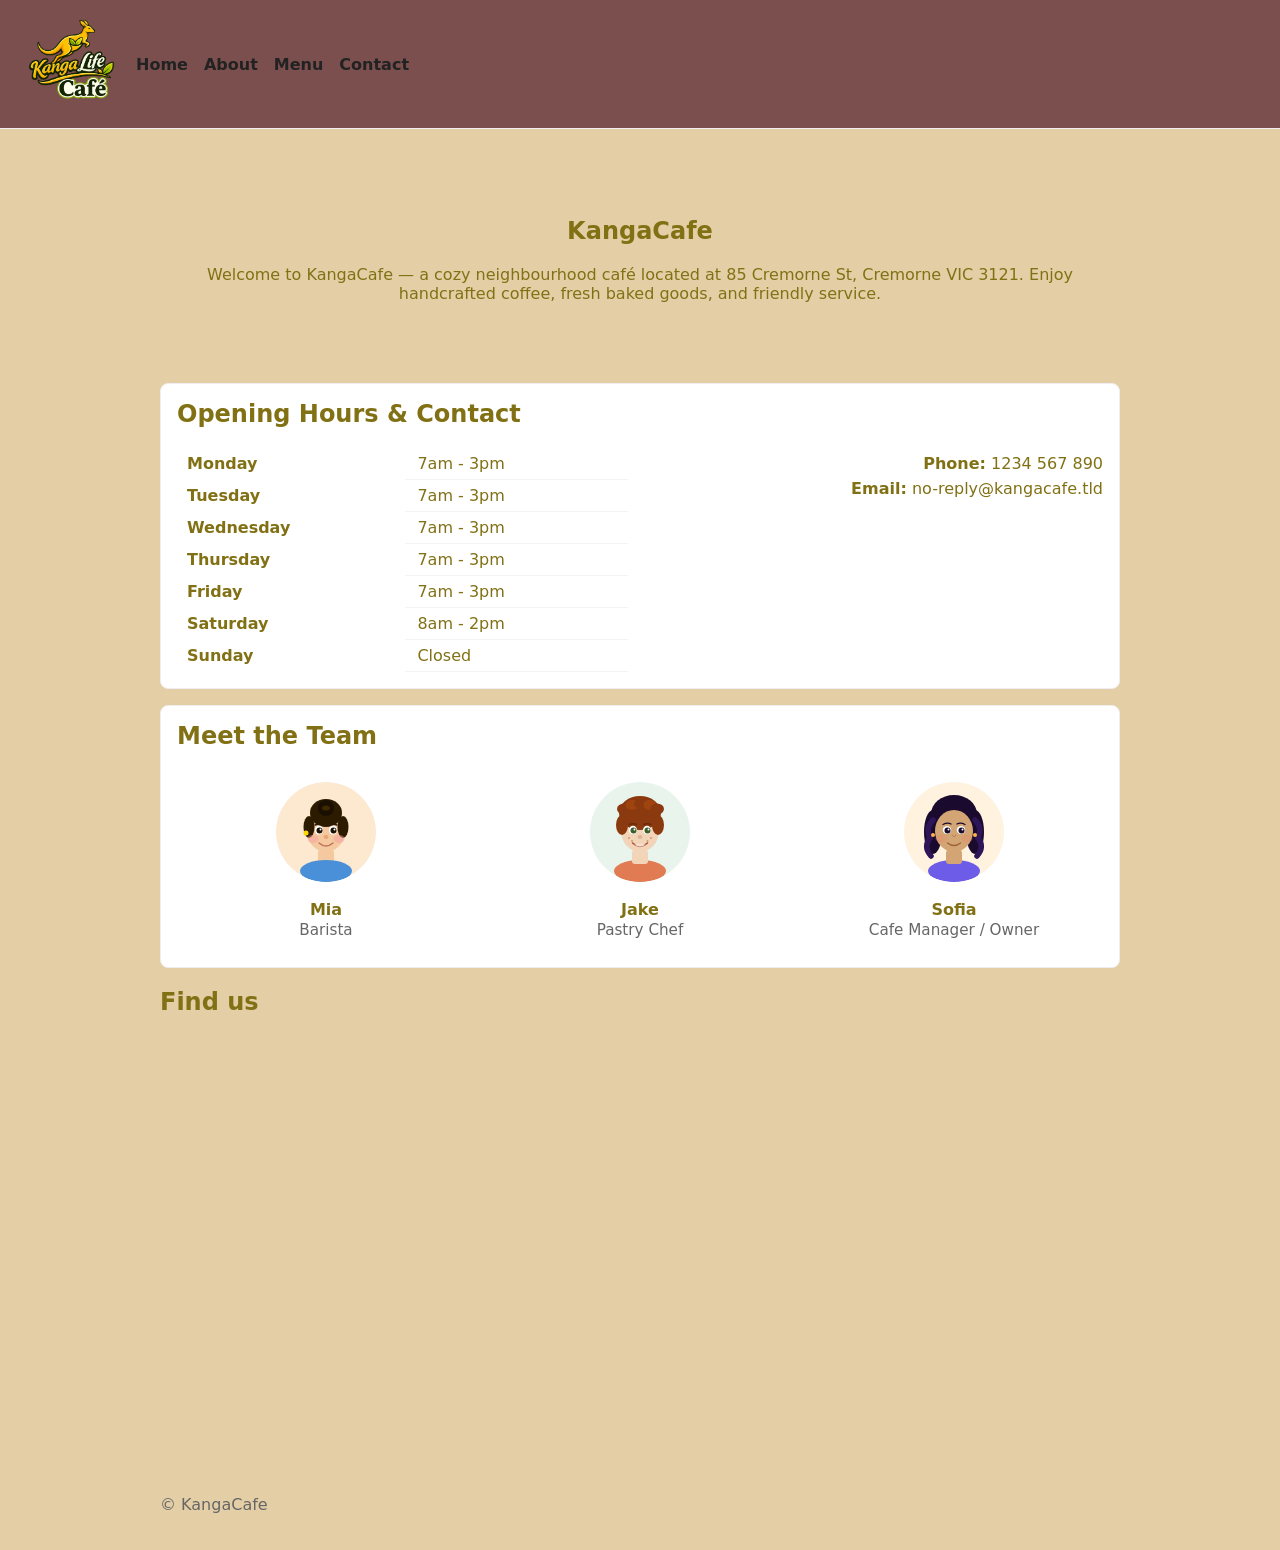
<file: index.html>
<!doctype html>
<html lang="en">
<head>
  <meta charset="utf-8">
  <meta name="viewport" content="width=device-width,initial-scale=1">
  <title>KangaCafe</title>
  <link rel="stylesheet" href="assets/style.css">
</head>
<body>
  <header>
    <nav class="nav">
      <a href="index.html">
        <img src="assets/images/kanga-cafe-logo.png" alt="KangaCafe Logo">
      </a>

        <a href="index.html">Home</a>
        <a href="about.html">About</a>
        <a href="items.html">Menu</a>
        <a href="contact.html">Contact</a>
      </nav>
  </header>

  <main class="container">
    <section class="hero">
      <h1>KangaCafe</h1>
      <p>Welcome to KangaCafe — a cozy neighbourhood café located at 85 Cremorne St, Cremorne VIC 3121. Enjoy handcrafted coffee, fresh baked goods, and friendly service.</p>
    </section>

    <section class="contact-info">
      <h2>Opening Hours & Contact</h2>
      <div class="hours">

        <table>
          <tr><th>Monday</th><td>7am - 3pm</td></tr>
          <tr><th>Tuesday</th><td>7am - 3pm</td></tr>
          <tr><th>Wednesday</th><td>7am - 3pm</td></tr>
          <tr><th>Thursday</th><td>7am - 3pm</td></tr>
          <tr><th>Friday</th><td>7am - 3pm</td></tr>
          <tr><th>Saturday</th><td>8am - 2pm</td></tr>
          <tr><th>Sunday</th><td>Closed</td></tr>
        </table>
        <div class="contact">
          <p><b>Phone:</b> 1234 567 890</p>
          <p><b>Email:</b> no-reply@kangacafe.tld</p>
        </div>
      </div>
    </section>

    <section class="staff">
      <h2>Meet the Team</h2>
      <div class="staff-grid">
        <article class="staff-card">
          <img src="assets/images/mia.svg" alt="Mia">
          <h3>Mia</h3>
          <p class="role">Barista</p>
        </article>

        <article class="staff-card">
          <img src="assets/images/jake.svg" alt="Jake">
          <h3>Jake</h3>
          <p class="role">Pastry Chef</p>
        </article>

        <article class="staff-card">
          <img src="assets/images/sofia.svg" alt="Sofia">
          <h3>Sofia</h3>
          <p class="role">Cafe Manager / Owner</p>
        </article>
      </div>
    </section>

    <section class="map">
      <h2>Find us</h2>
      <div class="map-wrap">
        <iframe src="https://www.google.com/maps/embed?pb=!1m18!1m12!1m3!1d3151.3785547427033!2d144.98876542819738!3d-37.82802274164946!2m3!1f0!2f0!3f0!3m2!1i1024!2i768!4f13.1!3m3!1m2!1s0x6ad6429112c6b92f%3A0xaf5de308887a85d2!2sKangan%20Institute%20Cremorne!5e0!3m2!1sen!2sau!4v1779010232948!5m2!1sen!2sau" width="600" height="450" style="border:0;" allowfullscreen="" loading="lazy" referrerpolicy="no-referrer-when-downgrade"></iframe>
      </div>
    </section>
  </main>

  <footer class="container">
    <p>&copy; KangaCafe</p>
  </footer>
</body>
</html>
</file>
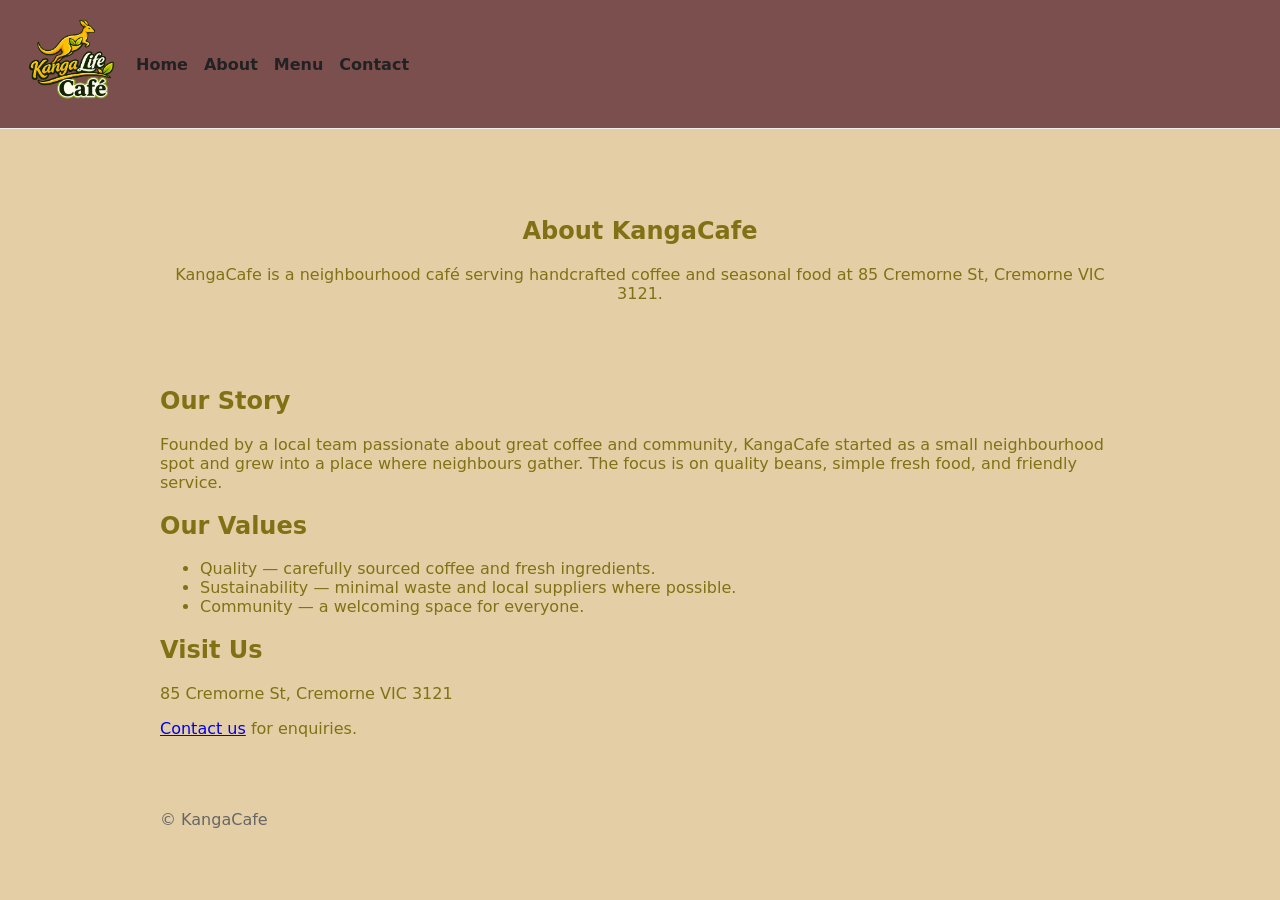
<file: about.html>
<!doctype html>
<html lang="en">
<head>
  <meta charset="utf-8">
  <meta name="viewport" content="width=device-width,initial-scale=1">
  <title>About — KangaCafe</title>
  <link rel="stylesheet" href="assets/style.css">
</head>
<body>
  <header>
    <nav class="nav">
      <a href="index.html">
        <img src="assets/images/kanga-cafe-logo.png" alt="KangaCafe Logo">
      </a>
       
      <a href="index.html">Home</a>
      <a href="about.html">About</a>
      <a href="items.html">Menu</a>
      <a href="contact.html">Contact</a>
    </nav>
  </header>

  <main class="container">
    <section class="hero">
      <h1>About KangaCafe</h1>
      <p>KangaCafe is a neighbourhood café serving handcrafted coffee and seasonal food at 85 Cremorne St, Cremorne VIC 3121.</p>
    </section>

    <section class="story">
      <h2>Our Story</h2>
      <p>Founded by a local team passionate about great coffee and community, KangaCafe started as a small neighbourhood spot and grew into a place where neighbours gather. The focus is on quality beans, simple fresh food, and friendly service.</p>
    </section>

    <section class="values">
      <h2>Our Values</h2>
      <ul>
        <li>Quality — carefully sourced coffee and fresh ingredients.</li>
        <li>Sustainability — minimal waste and local suppliers where possible.</li>
        <li>Community — a welcoming space for everyone.</li>
      </ul>
    </section>

    <section class="visit">
      <h2>Visit Us</h2>
      <p>85 Cremorne St, Cremorne VIC 3121</p>
      <p><a href="#">Contact us</a> for enquiries.</p>
    </section>
  </main>

  <footer class="container">
    <p>&copy; KangaCafe</p>
  </footer>
</body>
</html>
</file>
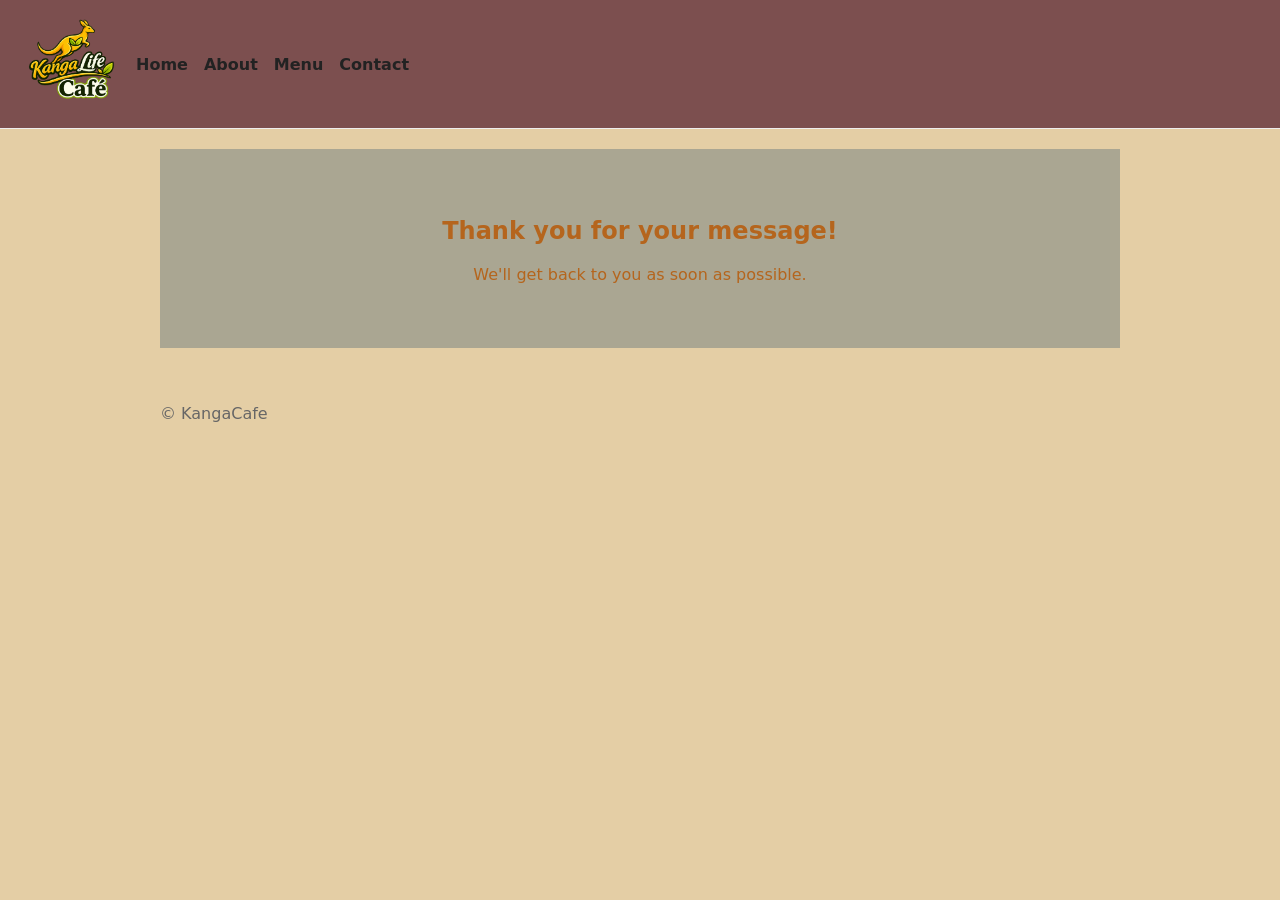
<file: contact-thank-you.html>
<!doctype html>
<html lang="en">
<head>
  <meta charset="utf-8">
  <meta name="viewport" content="width=device-width,initial-scale=1">
  <title>KangaCafe</title>
  <link rel="stylesheet" href="assets/style.css">
</head>
<body>
  <header>
    <nav class="nav">
      <a href="index.html">
        <img src="assets/images/kanga-cafe-logo.png" alt="KangaCafe Logo">
      </a>

        <a href="index.html">Home</a>
        <a href="about.html">About</a>
        <a href="items.html">Menu</a>
        <a href="contact.html">Contact</a>
      </nav>
  </header>

  <main class="container">
    <section class="thank-you">
      <h1>Thank you for your message!</h1>
      <p>We'll get back to you as soon as possible.</p>
    </section>
  </main>

  <footer class="container">
    <p>&copy; KangaCafe</p>
  </footer>
</body>
</html>
</file>
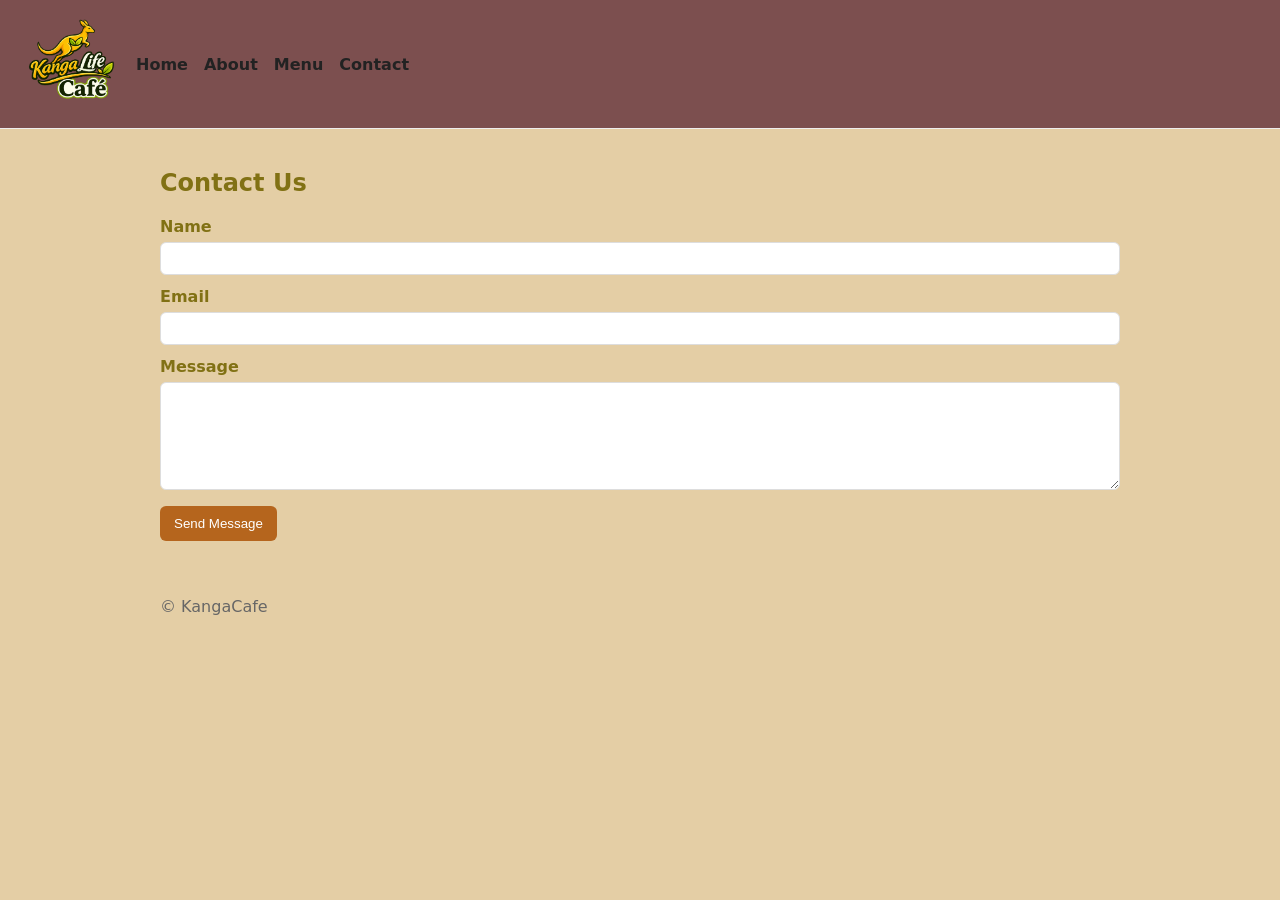
<file: contact.html>
<!doctype html>
<html lang="en">
<head>
  <meta charset="utf-8">
  <meta name="viewport" content="width=device-width,initial-scale=1">
  <title>Contact — KangaCafe</title>
  <link rel="stylesheet" href="assets/style.css">
</head>
<body>
  <header>
    <nav class="nav">
      <a href="index.html">
        <img src="assets/images/kanga-cafe-logo.png" alt="KangaCafe Logo">
      </a>
       
      <a href="index.html">Home</a>
      <a href="about.html">About</a>
      <a href="items.html">Menu</a>
      <a href="contact.html">Contact</a>
    </nav>
  </header>

  <main class="container">
    <h2>Contact Us</h2>
    <form method="get" action="contact-thank-you.html">
      <label for="name">Name</label>
      <input id="name" name="name" type="text" required>

      <label for="email">Email</label>
      <input id="email" name="email" type="email" required>

      <label for="message">Message</label>
      <textarea id="message" name="message" rows="6" required></textarea>
      <a href="contact-thank-you.html"></a>
        <button type="submit">Send Message</button>
      </a>
    </form>

  </main>

  <footer class="container">
    <p>&copy; KangaCafe</p>
  </footer>

</body>
</html>
</file>
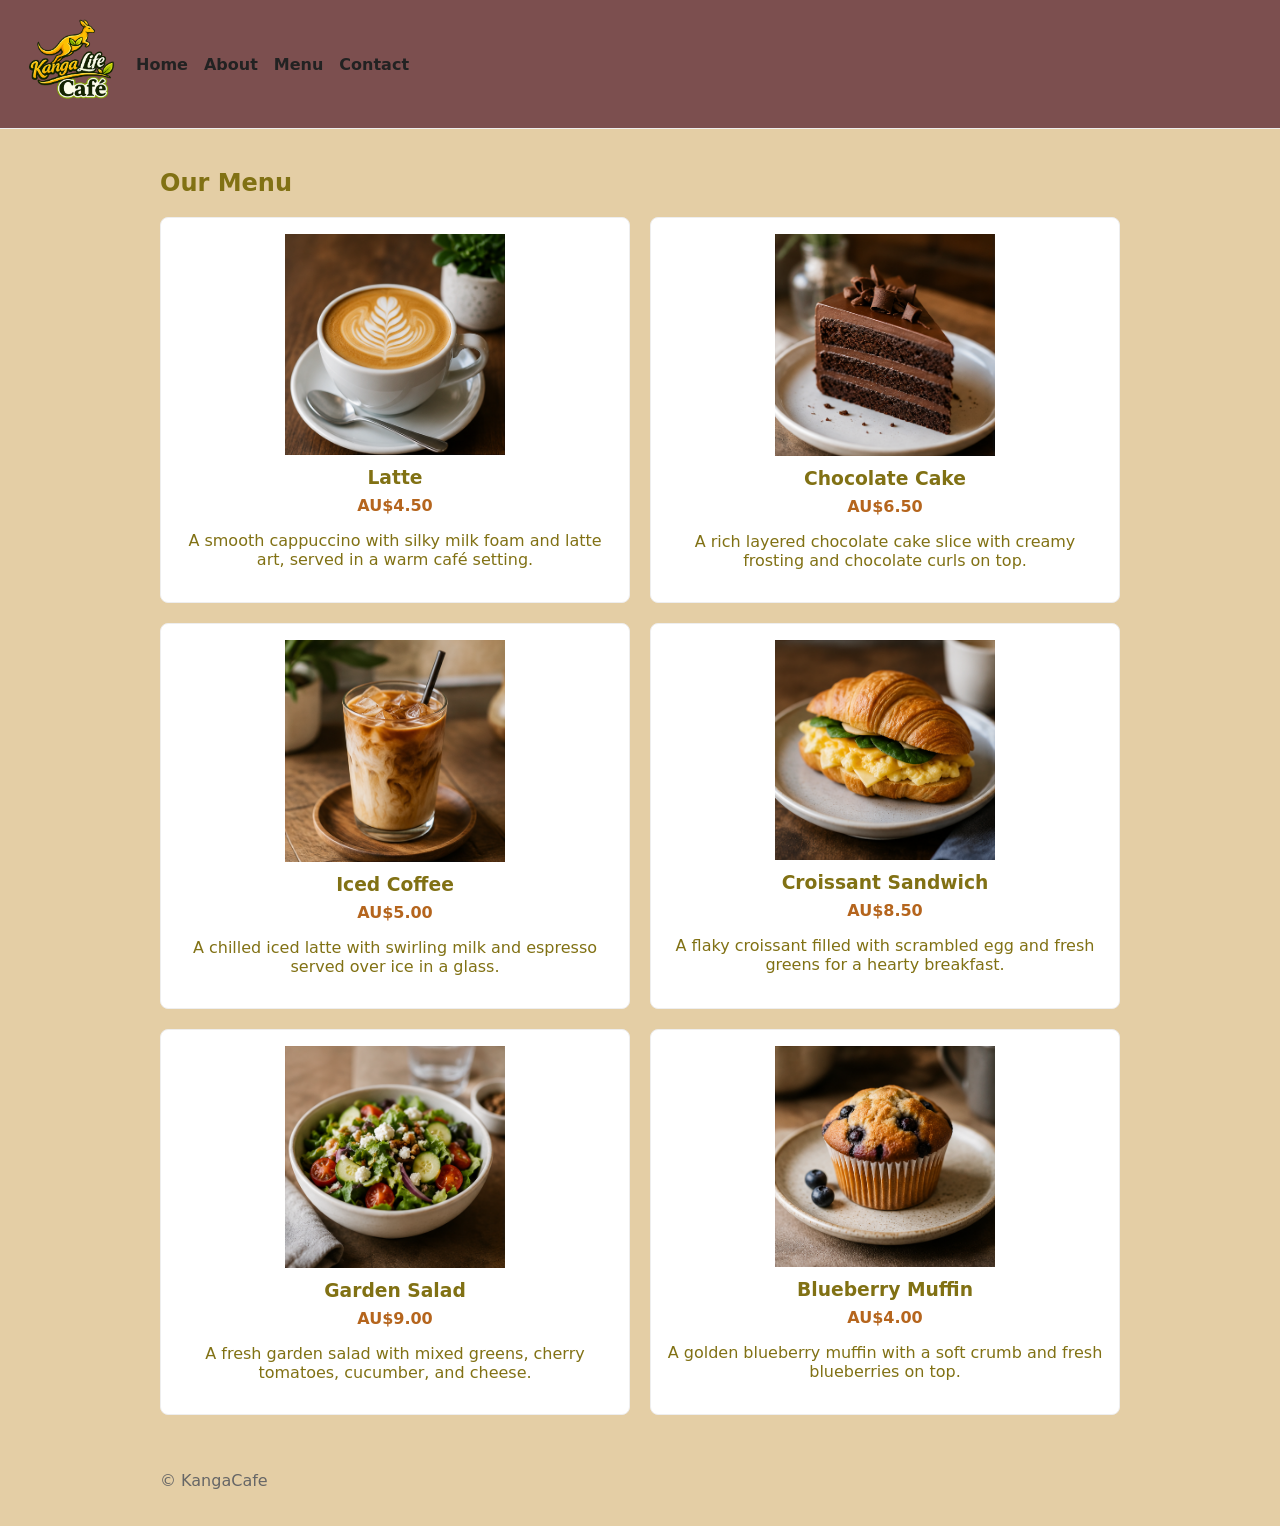
<file: items.html>
<!doctype html>
<html lang="en">
<head>
  <meta charset="utf-8">
  <meta name="viewport" content="width=device-width,initial-scale=1">
  <title>KangaCafe — Menu</title>
  <link rel="stylesheet" href="assets/style.css">
</head>
<body>
  <header>
    <nav class="nav">
      <a href="index.html">
        <img src="assets/images/kanga-cafe-logo.png" alt="KangaCafe Logo">
      </a>

      <a href="index.html">Home</a>
      <a href="about.html">About</a>
      <a href="items.html">Menu</a>
      <a href="contact.html">Contact</a>
    </nav>
  </header>

  <main class="container">
    <h2>Our Menu</h2>
    <section class="items-grid">
      <article class="item-card">
        <img src="assets/images/latte-coffee.png" alt="Latte">
        <h3>Latte</h3>
        <p class="price">AU$4.50</p>
        <p>A smooth cappuccino with silky milk foam and latte art, served in a warm café setting.</p>
      </article>

      <article class="item-card">
        <img src="assets/images/chocolate-cake-slice.png" alt="Chocolate Cake">
        <h3>Chocolate Cake</h3>
        <p class="price">AU$6.50</p>
        <p>A rich layered chocolate cake slice with creamy frosting and chocolate curls on top.</p>
      </article>

      <article class="item-card">
        <img src="assets/images/iced-coffee.png" alt="Iced Coffee">
        <h3>Iced Coffee</h3>
        <p class="price">AU$5.00</p>
        <p>A chilled iced latte with swirling milk and espresso served over ice in a glass.</p>
      </article>

      <article class="item-card">
        <img src="assets/images/egg-croissant.png" alt="Croissant Sandwich">
        <h3>Croissant Sandwich</h3>
        <p class="price">AU$8.50</p>
        <p>A flaky croissant filled with scrambled egg and fresh greens for a hearty breakfast.</p>
      </article>

      <article class="item-card">
        <img src="assets/images/garden-salad.png" alt="Garden Salad">
        <h3>Garden Salad</h3>
        <p class="price">AU$9.00</p>
        <p>A fresh garden salad with mixed greens, cherry tomatoes, cucumber, and cheese.</p>
      </article>

      <article class="item-card">
        <img src="assets/images/blueberry-muffin.png" alt="Blueberry Muffin">
        <h3>Blueberry Muffin</h3>
        <p class="price">AU$4.00</p>
        <p>A golden blueberry muffin with a soft crumb and fresh blueberries on top.</p>
      </article>
    </section>
  </main>

  <footer class="container">
    <p>&copy; KangaCafe</p>
  </footer>
</body>
</html>
</file>
<file: assets/style.css>
/* KangaCafe styles */

:root {
  --accent: #b5651d;
}

* {
  box-sizing: border-box;
}

body {
  font-family: system-ui, -apple-system, 'Segoe UI', Roboto, 'Helvetica Neue', Arial, sans-serif;
  margin: 0;
  color: #817114;
  background: #e4cea5;
}

.container {
  max-width: 1000px;
  margin: 0 auto;
  padding: 20px;
}

header img {
  width: 100px;
  
}

.nav {
  display: flex;
  gap: 16px;
  padding: 12px 20px;
  background: #7c4f4f;
  border-bottom: 1px solid #eee;
  align-items: center;
}

.nav a {
  text-decoration: none;
  color: #222;
  font-weight: 600;
}

.hero {
  padding: 48px 0;
  text-align: center;
  
}

.items-grid {
  display: grid;
  grid-template-columns: repeat(2, 1fr);
  gap: 20px;
  margin-top: 12px;
}

.item-card {
  background: #fff;
  border: 1px solid #eee;
  border-radius: 8px;
  padding: 16px;
  text-align: center;
}

.item-card img {
  max-width: 220px;
  height: auto;
  margin: 0 auto 12px;
  display: block;
}

.item-card h3 {
  margin: 8px 0;
}

.item-card .price {
  margin: 6px 0;
  font-weight: 700;
  color: var(--accent);
}

form label {
  display: block;
  margin-top: 12px;
  font-weight: 600;
}

input[type='text'],
input[type='email'],
textarea {
  width: 100%;
  padding: 8px;
  margin-top: 6px;
  border: 1px solid #ddd;
  border-radius: 6px;
}

button {
  margin-top: 12px;
  background: var(--accent);
  color: #fff;
  border: none;
  padding: 10px 14px;
  border-radius: 6px;
  cursor: pointer;
}

.form-result {
  font-weight: 600;
}

footer {
  padding: 12px 20px;
  color: #666;
}

.map-wrap {
  max-width: 100%;
  overflow: hidden;
}

.map-wrap iframe {
  width: 100%;
  height: 400px;
  border: 0;
}

.contact-info {
  background: #fff;
  border: 1px solid #eee;
  border-radius: 8px;
  padding: 16px;
  margin-top: 16px;
}

.contact-info h2 {
  margin-top: 0;
}

.hours {
  display: flex;
  gap: 24px;
  align-items: flex-start;
}

.hours table {
  flex: 1;
  border-collapse: collapse;
}

.hours table th {
  padding-left: 10px;
  text-align: left;
}

.hours table td {
  padding: 6px 12px;
  border-bottom: 1px solid #f4f4f4;
}

.contact {
  flex: 1;
}
.contact p {
  text-align: right;
  margin: 6px 0;
}

.staff {
  background: #fff;
  border: 1px solid #eee;
  border-radius: 8px;
  padding: 16px;
  margin-top: 16px;
}

.staff h2 {
  margin-top: 0;
}

.staff-grid {
  display: grid;
  grid-template-columns: repeat(3, 1fr);
  gap: 16px;
  margin-top: 12px;
  align-items: start;
}

.staff-card {
  text-align: center;
  padding: 12px;
}

.staff-card img {
  width: 100px;
  height: 100px;
  border-radius: 50%;
  object-fit: cover;
  margin: 0 auto 8px;
  background: #f7f7f7;
}

.staff-card h3 {
  margin: 6px 0 2px;
  font-size: 1rem;
}

.staff-card p {
  margin: 0;
  color: #666;
  font-size: 0.95rem;
}

.thank-you {
  text-align: center;
  padding: 48px 20px;
  color: var(--accent);
  background-color: #aaa692;
}

@media (max-width: 700px) {
  .items-grid {
    grid-template-columns: 1fr;
  }

  .nav {
    justify-content: center;
  }

  .hours {
    flex-direction: column;
  }

  .map-wrap iframe {
    height: 250px;
  }

  .staff-grid {
    grid-template-columns: 1fr;
  }
}
</file>
